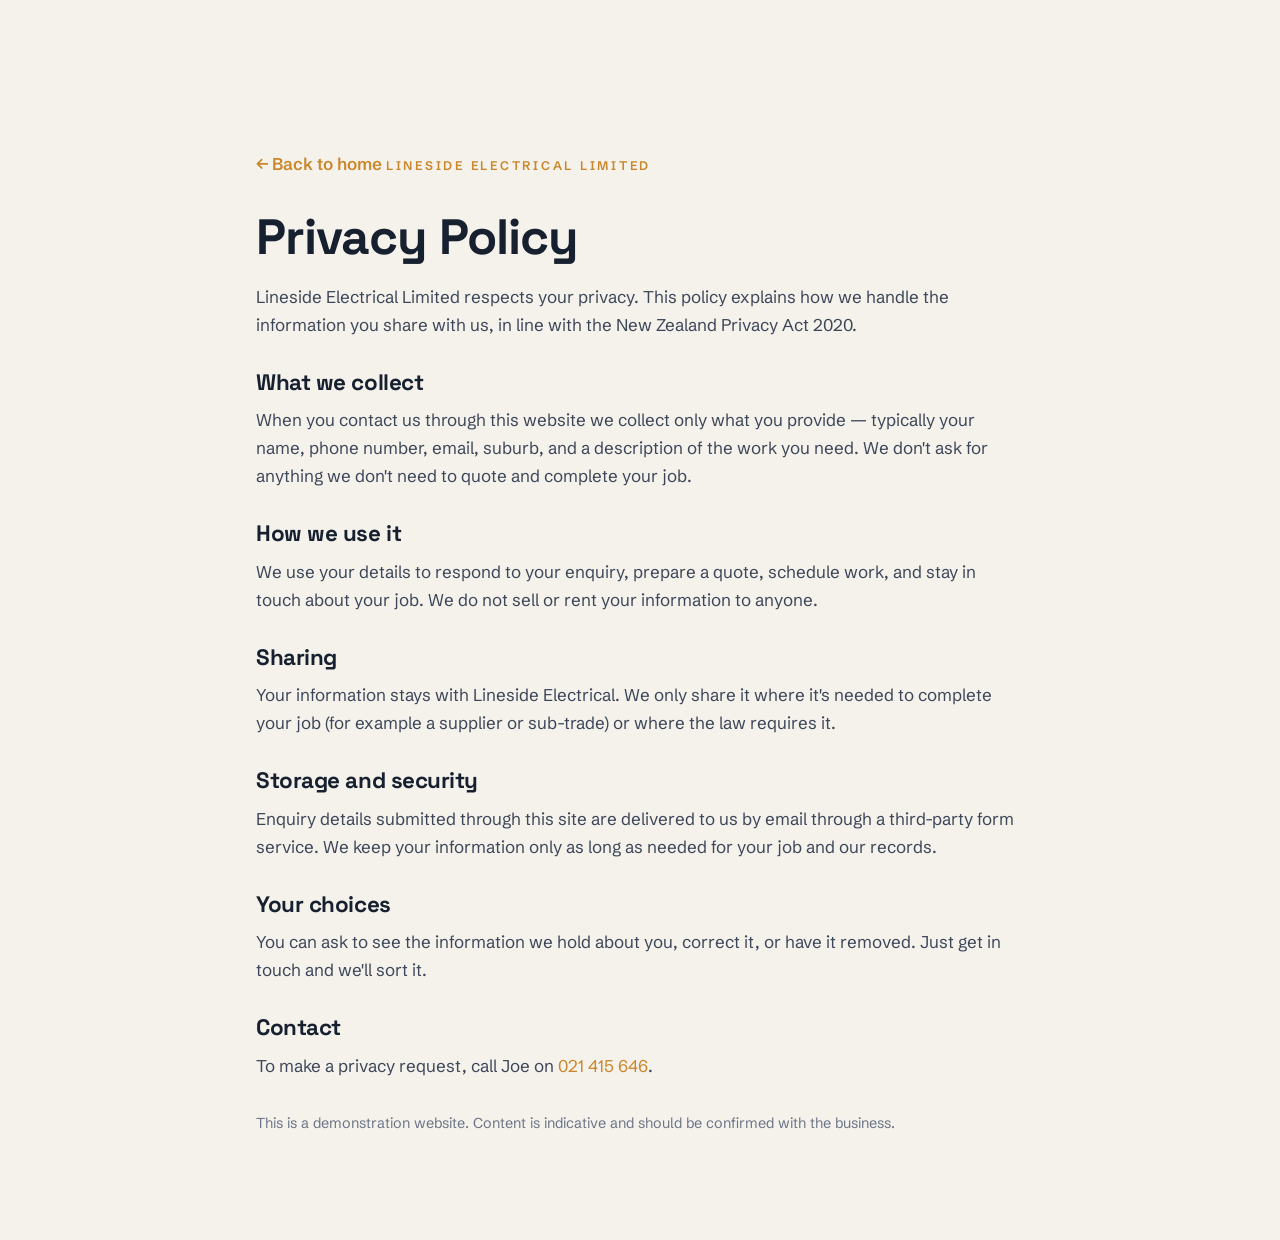
<file: privacy.html>
<!DOCTYPE html>
<html lang="en-NZ">
<head>
<meta charset="UTF-8">
<meta name="viewport" content="width=device-width,initial-scale=1">
<title>Privacy Policy | Lineside Electrical Limited</title>
<meta name="robots" content="noindex">
<link rel="icon" href="favicon.svg" type="image/svg+xml">
<link rel="preconnect" href="https://fonts.googleapis.com">
<link rel="preconnect" href="https://fonts.gstatic.com" crossorigin>
<link href="https://fonts.googleapis.com/css2?family=Space+Grotesk:wght@500;600;700&family=Schibsted+Grotesk:wght@400;500;600;700&display=swap" rel="stylesheet">
<link rel="stylesheet" href="styles.css">
</head>
<body>
<section class="subpage">
  <div class="wrap">
    <a class="back-link" href="index.html">← Back to home</a>
    <span class="eyebrow">Lineside Electrical Limited</span>
    <h1>Privacy Policy</h1>
    <p>Lineside Electrical Limited respects your privacy. This policy explains how we handle the information you share with us, in line with the New Zealand Privacy Act 2020.</p>

    <h2>What we collect</h2>
    <p>When you contact us through this website we collect only what you provide — typically your name, phone number, email, suburb, and a description of the work you need. We don't ask for anything we don't need to quote and complete your job.</p>

    <h2>How we use it</h2>
    <p>We use your details to respond to your enquiry, prepare a quote, schedule work, and stay in touch about your job. We do not sell or rent your information to anyone.</p>

    <h2>Sharing</h2>
    <p>Your information stays with Lineside Electrical. We only share it where it's needed to complete your job (for example a supplier or sub-trade) or where the law requires it.</p>

    <h2>Storage and security</h2>
    <p>Enquiry details submitted through this site are delivered to us by email through a third-party form service. We keep your information only as long as needed for your job and our records.</p>

    <h2>Your choices</h2>
    <p>You can ask to see the information we hold about you, correct it, or have it removed. Just get in touch and we'll sort it.</p>

    <h2>Contact</h2>
    <p>To make a privacy request, call Joe on <a href="tel:+6421415646" style="color:var(--copper-2)">021 415 646</a>.</p>

    <p style="margin-top:2rem;color:#6b7486;font-size:.9rem">This is a demonstration website. Content is indicative and should be confirmed with the business.</p>
  </div>
</section>
<script src="script.js"></script>
</body>
</html>
</file>
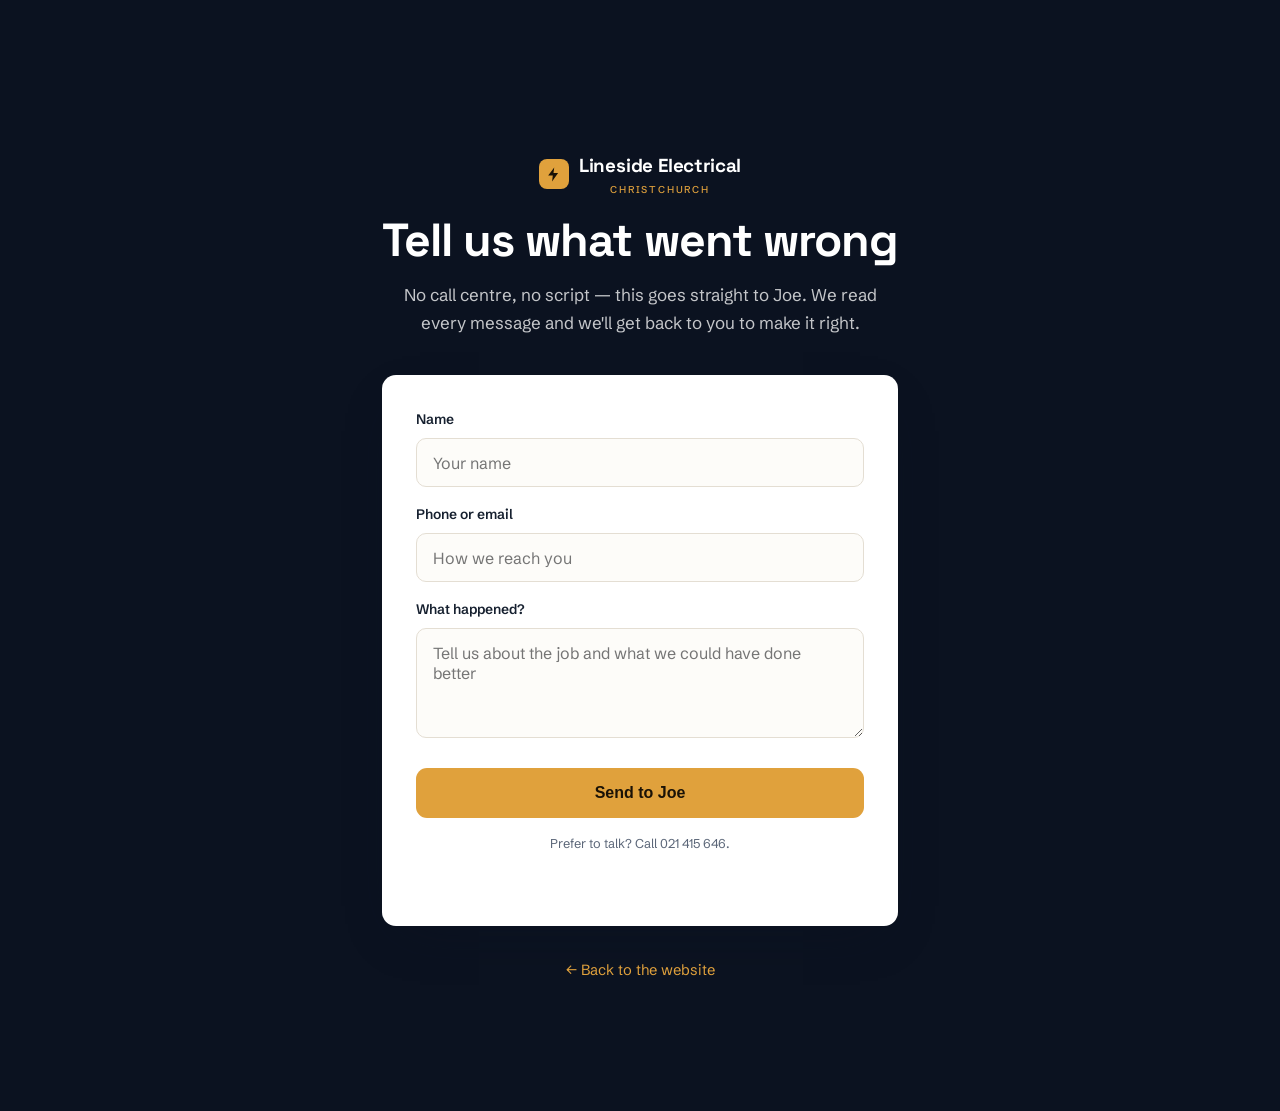
<file: private.html>
<!DOCTYPE html>
<html lang="en-NZ">
<head>
<meta charset="UTF-8">
<meta name="viewport" content="width=device-width,initial-scale=1">
<title>Private Feedback | Lineside Electrical Limited</title>
<meta name="description" content="Send private feedback to Lineside Electrical, Christchurch.">
<link rel="icon" href="favicon.svg" type="image/svg+xml">
<link rel="preconnect" href="https://fonts.googleapis.com">
<link rel="preconnect" href="https://fonts.gstatic.com" crossorigin>
<link href="https://fonts.googleapis.com/css2?family=Space+Grotesk:wght@500;600;700&family=Schibsted+Grotesk:wght@400;500;600;700&display=swap" rel="stylesheet">
<link rel="stylesheet" href="styles.css">
</head>
<body>
<section class="choice-wrap">
  <div class="wrap" style="max-width:600px">
    <a class="brand" href="index.html" style="justify-content:center;margin-bottom:8px">
      <span class="spark" aria-hidden="true"><svg viewBox="0 0 24 24" fill="currentColor"><path d="M13 2 4.5 13.5H11l-1 8.5 8.5-12H12l1-8z"/></svg></span>
      <span>Lineside Electrical<small>Christchurch</small></span>
    </a>
    <h1>Tell us what went wrong</h1>
    <p>No call centre, no script — this goes straight to Joe. We read every message and we'll get back to you to make it right.</p>
    <form class="form" action="https://formsubmit.co/joe@linesideelectrical.co.nz" method="POST" style="text-align:left">
      <input type="hidden" name="_subject" value="Private feedback — Lineside Electrical website">
      <input type="hidden" name="_template" value="table">
      <input type="hidden" name="_captcha" value="false">
      <div class="field"><label for="name">Name</label><input id="name" name="name" required placeholder="Your name"></div>
      <div class="field"><label for="contact">Phone or email</label><input id="contact" name="contact" required placeholder="How we reach you"></div>
      <div class="field"><label for="msg">What happened?</label><textarea id="msg" name="message" required placeholder="Tell us about the job and what we could have done better"></textarea></div>
      <button type="submit" class="btn btn-primary">Send to Joe</button>
      <p class="fineprint">Prefer to talk? Call 021 415 646.</p>
    </form>
    <p style="margin-top:2rem;font-size:.92rem"><a href="index.html" style="color:var(--copper)">← Back to the website</a></p>
  </div>
</section>
<script src="script.js"></script>
</body>
</html>
</file>
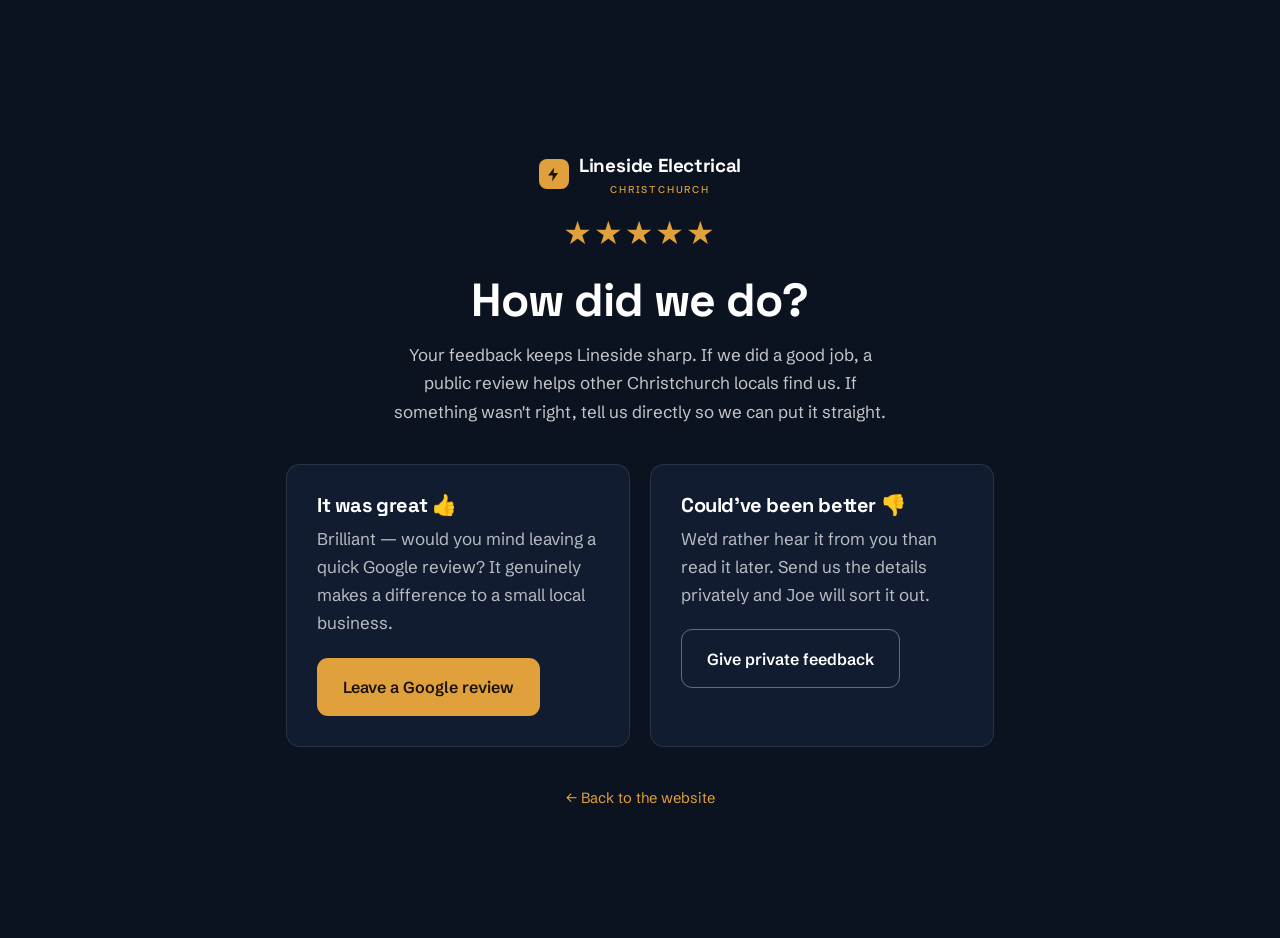
<file: review.html>
<!DOCTYPE html>
<html lang="en-NZ">
<head>
<meta charset="UTF-8">
<meta name="viewport" content="width=device-width,initial-scale=1">
<title>Leave a Review | Lineside Electrical Limited</title>
<meta name="description" content="Share your experience with Lineside Electrical, Christchurch electricians.">
<link rel="icon" href="favicon.svg" type="image/svg+xml">
<link rel="preconnect" href="https://fonts.googleapis.com">
<link rel="preconnect" href="https://fonts.gstatic.com" crossorigin>
<link href="https://fonts.googleapis.com/css2?family=Space+Grotesk:wght@500;600;700&family=Schibsted+Grotesk:wght@400;500;600;700&display=swap" rel="stylesheet">
<link rel="stylesheet" href="styles.css">
</head>
<body>
<section class="choice-wrap">
  <div class="wrap">
    <a class="brand" href="index.html" style="justify-content:center;margin-bottom:8px">
      <span class="spark" aria-hidden="true"><svg viewBox="0 0 24 24" fill="currentColor"><path d="M13 2 4.5 13.5H11l-1 8.5 8.5-12H12l1-8z"/></svg></span>
      <span>Lineside Electrical<small>Christchurch</small></span>
    </a>
    <div class="stars" style="color:var(--copper)">★★★★★</div>
    <h1>How did we do?</h1>
    <p>Your feedback keeps Lineside sharp. If we did a good job, a public review helps other Christchurch locals find us. If something wasn't right, tell us directly so we can put it straight.</p>
    <div class="choice-cards">
      <div class="choice-card">
        <h3>It was great 👍</h3>
        <p>Brilliant — would you mind leaving a quick Google review? It genuinely makes a difference to a small local business.</p>
        <a class="btn btn-primary" href="https://www.google.com/search?q=Lineside+Electrical+Christchurch" target="_blank" rel="noopener">Leave a Google review</a>
      </div>
      <div class="choice-card">
        <h3>Could've been better 👎</h3>
        <p>We'd rather hear it from you than read it later. Send us the details privately and Joe will sort it out.</p>
        <a class="btn btn-ghost" href="private.html">Give private feedback</a>
      </div>
    </div>
    <p style="margin-top:2.4rem;font-size:.92rem"><a href="index.html" style="color:var(--copper)">← Back to the website</a></p>
  </div>
</section>
<script src="script.js"></script>
</body>
</html>
</file>
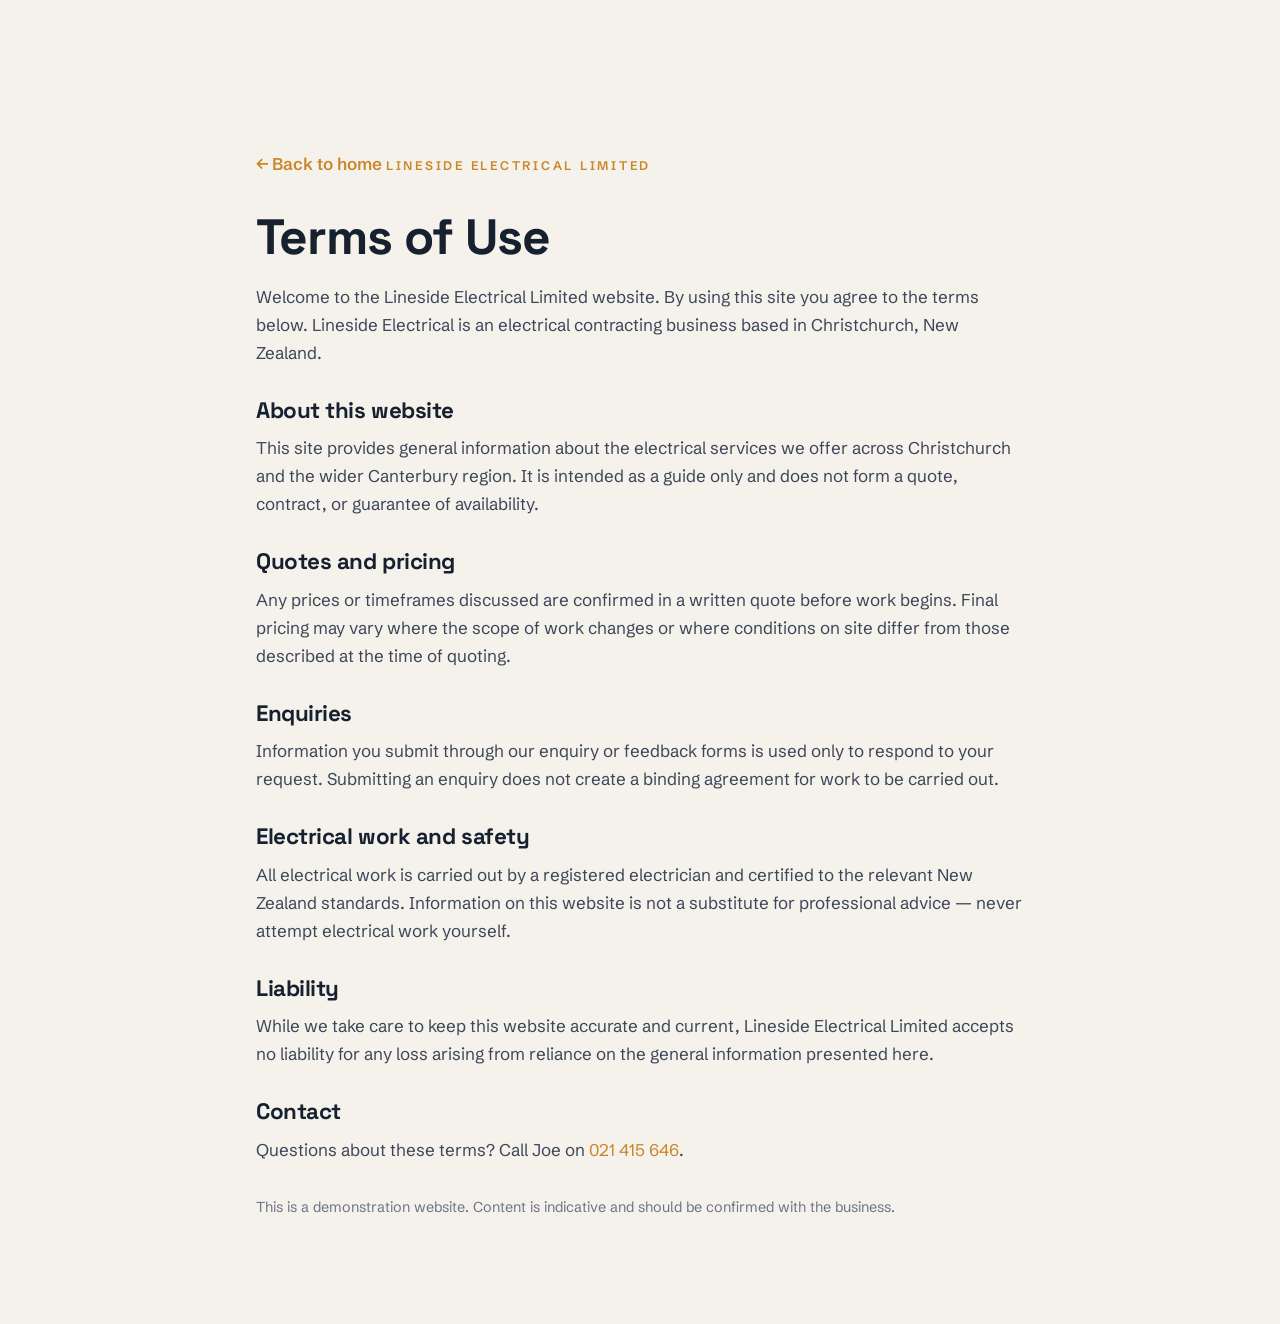
<file: terms.html>
<!DOCTYPE html>
<html lang="en-NZ">
<head>
<meta charset="UTF-8">
<meta name="viewport" content="width=device-width,initial-scale=1">
<title>Terms of Use | Lineside Electrical Limited</title>
<meta name="robots" content="noindex">
<link rel="icon" href="favicon.svg" type="image/svg+xml">
<link rel="preconnect" href="https://fonts.googleapis.com">
<link rel="preconnect" href="https://fonts.gstatic.com" crossorigin>
<link href="https://fonts.googleapis.com/css2?family=Space+Grotesk:wght@500;600;700&family=Schibsted+Grotesk:wght@400;500;600;700&display=swap" rel="stylesheet">
<link rel="stylesheet" href="styles.css">
</head>
<body>
<section class="subpage">
  <div class="wrap">
    <a class="back-link" href="index.html">← Back to home</a>
    <span class="eyebrow">Lineside Electrical Limited</span>
    <h1>Terms of Use</h1>
    <p>Welcome to the Lineside Electrical Limited website. By using this site you agree to the terms below. Lineside Electrical is an electrical contracting business based in Christchurch, New Zealand.</p>

    <h2>About this website</h2>
    <p>This site provides general information about the electrical services we offer across Christchurch and the wider Canterbury region. It is intended as a guide only and does not form a quote, contract, or guarantee of availability.</p>

    <h2>Quotes and pricing</h2>
    <p>Any prices or timeframes discussed are confirmed in a written quote before work begins. Final pricing may vary where the scope of work changes or where conditions on site differ from those described at the time of quoting.</p>

    <h2>Enquiries</h2>
    <p>Information you submit through our enquiry or feedback forms is used only to respond to your request. Submitting an enquiry does not create a binding agreement for work to be carried out.</p>

    <h2>Electrical work and safety</h2>
    <p>All electrical work is carried out by a registered electrician and certified to the relevant New Zealand standards. Information on this website is not a substitute for professional advice — never attempt electrical work yourself.</p>

    <h2>Liability</h2>
    <p>While we take care to keep this website accurate and current, Lineside Electrical Limited accepts no liability for any loss arising from reliance on the general information presented here.</p>

    <h2>Contact</h2>
    <p>Questions about these terms? Call Joe on <a href="tel:+6421415646" style="color:var(--copper-2)">021 415 646</a>.</p>

    <p style="margin-top:2rem;color:#6b7486;font-size:.9rem">This is a demonstration website. Content is indicative and should be confirmed with the business.</p>
  </div>
</section>
<script src="script.js"></script>
</body>
</html>
</file>
<file: styles.css>
/* Lineside Electrical Limited — Premium archetype
   Fonts: Space Grotesk (display) + Schibsted Grotesk (body)
   Anchor: deep navy  |  Accent: copper/amber */

:root{
  --navy:#0b1220;
  --navy-2:#111c30;
  --navy-3:#16243c;
  --bone:#f5f2ec;
  --white:#ffffff;
  --ink:#16202f;
  --muted:#5c6779;
  --line:#e4ded3;
  --line-dark:rgba(255,255,255,.10);
  --copper:#e0a13c;
  --copper-2:#ca862a;
  --radius:14px;
  --maxw:1180px;
  --shadow:0 18px 50px -20px rgba(11,18,32,.35);
  --ease:cubic-bezier(.22,.61,.36,1);
}

*{box-sizing:border-box;margin:0;padding:0}
html{scroll-behavior:smooth;-webkit-text-size-adjust:100%}
body{
  font-family:"Schibsted Grotesk",system-ui,sans-serif;
  color:var(--ink);
  background:var(--white);
  line-height:1.65;
  font-size:17px;
  -webkit-font-smoothing:antialiased;
}
h1,h2,h3,h4{font-family:"Space Grotesk",system-ui,sans-serif;line-height:1.08;font-weight:700;letter-spacing:-.02em}
a{color:inherit;text-decoration:none}
img{display:block;max-width:100%}
.wrap{max-width:var(--maxw);margin:0 auto;padding:0 26px}
.eyebrow{
  font-size:.78rem;letter-spacing:.22em;text-transform:uppercase;
  font-weight:600;color:var(--copper-2);
}
.eyebrow.on-dark{color:var(--copper)}

/* Buttons */
.btn{
  display:inline-flex;align-items:center;gap:.55rem;
  font-weight:600;font-size:1rem;
  padding:.95rem 1.55rem;border-radius:11px;
  border:1px solid transparent;cursor:pointer;
  transition:transform .25s var(--ease),background .25s,border-color .25s,color .25s;
}
.btn:hover{transform:translateY(-2px)}
.btn-primary{background:var(--copper);color:#1a1206}
.btn-primary:hover{background:var(--copper-2)}
.btn-ghost{border-color:rgba(255,255,255,.35);color:#fff}
.btn-ghost:hover{border-color:#fff;background:rgba(255,255,255,.07)}
.btn-dark{background:var(--navy);color:#fff}
.btn-dark:hover{background:var(--navy-3)}

/* ---------- NAV ---------- */
.nav{
  position:fixed;top:0;left:0;right:0;z-index:60;
  display:flex;align-items:center;justify-content:space-between;
  padding:16px 26px;
  transition:background .3s,box-shadow .3s,padding .3s;
}
.nav.scrolled{background:rgba(11,18,32,.92);backdrop-filter:blur(12px);box-shadow:0 1px 0 var(--line-dark);padding:11px 26px}
.brand{display:flex;align-items:center;gap:.62rem;color:#fff;font-family:"Space Grotesk";font-weight:700;font-size:1.18rem;letter-spacing:-.01em}
.brand .spark{
  width:30px;height:30px;border-radius:8px;display:grid;place-items:center;
  background:var(--copper);color:#1a1206;flex:none;
}
.brand .spark svg{width:17px;height:17px}
.brand small{display:block;font-family:"Schibsted Grotesk";font-weight:500;font-size:.62rem;letter-spacing:.18em;color:var(--copper);text-transform:uppercase;margin-top:1px}
.nav-links{display:flex;align-items:center;gap:2rem}
.nav-links a{color:rgba(255,255,255,.82);font-size:.96rem;font-weight:500}
.nav-links a:hover{color:#fff}
.nav-cta{display:flex;align-items:center;gap:1rem}
.nav-phone{color:#fff;font-weight:600;font-size:.96rem;display:flex;align-items:center;gap:.4rem}
.nav-phone svg{width:15px;height:15px;color:var(--copper)}
.nav-toggle{display:none;background:none;border:0;color:#fff;cursor:pointer}
@media(max-width:880px){
  .nav-links{display:none}
  .nav-phone span{display:none}
}

/* ---------- HERO ---------- */
.hero{position:relative;min-height:100svh;display:flex;align-items:center;background:var(--navy);overflow:hidden}
.hero-slides{position:absolute;inset:0;z-index:0}
.hero-slide{
  position:absolute;inset:0;background-size:cover;background-position:center;
  opacity:0;transition:opacity 1.6s ease;
  filter:saturate(.82) contrast(1.05);
}
.hero-slide.active{opacity:1}
.hero-overlay{
  position:absolute;inset:0;z-index:1;
  background:linear-gradient(180deg,rgba(11,18,32,.62) 0%,rgba(11,18,32,.55) 45%,rgba(11,18,32,.82) 100%);
}
.hero-overlay:after{
  content:"";position:absolute;inset:0;
  background:radial-gradient(120% 80% at 12% 30%,rgba(11,18,32,.20),rgba(11,18,32,.7));
}
.hero-inner{position:relative;z-index:2;width:100%;padding-top:120px;padding-bottom:64px}
.hero h1{color:#fff;font-size:clamp(2.5rem,6.4vw,4.65rem);max-width:14ch;margin:.9rem 0 1.1rem}
.hero .lead{color:rgba(255,255,255,.84);font-size:clamp(1.05rem,2vw,1.28rem);max-width:46ch;margin-bottom:2rem}
.hero-cta{display:flex;gap:.9rem;flex-wrap:wrap;align-items:center}
.hero-meta{display:flex;gap:1.8rem;margin-top:2.6rem;flex-wrap:wrap}
.hero-meta div{color:rgba(255,255,255,.7);font-size:.9rem;display:flex;align-items:center;gap:.5rem}
.hero-meta svg{width:16px;height:16px;color:var(--copper)}
.hero-dots{position:absolute;left:26px;bottom:26px;z-index:3;display:flex;gap:.5rem}
.hero-dots button{width:30px;height:4px;border-radius:3px;border:0;background:rgba(255,255,255,.3);cursor:pointer;transition:background .3s}
.hero-dots button.active{background:var(--copper)}

/* ---------- Section base ---------- */
section{padding:96px 0}
.sec-light{background:var(--white)}
.sec-bone{background:var(--bone)}
.sec-dark{background:var(--navy);color:#fff}
.sec-head{max-width:680px;margin-bottom:54px}
.sec-head h2{font-size:clamp(2rem,4.2vw,3rem);margin:.65rem 0 .85rem}
.sec-head p{color:var(--muted);font-size:1.1rem}
.sec-dark .sec-head p{color:rgba(255,255,255,.72)}

/* ---------- Trust strip ---------- */
.trust{background:var(--navy-2);color:#fff;padding:0}
.trust-grid{display:grid;grid-template-columns:repeat(3,1fr)}
.trust-item{display:flex;gap:1.05rem;align-items:flex-start;padding:38px 30px;border-left:1px solid var(--line-dark)}
.trust-item:first-child{border-left:0}
.trust-ico{width:46px;height:46px;border-radius:11px;flex:none;display:grid;place-items:center;background:rgba(224,161,60,.14);color:var(--copper)}
.trust-ico svg{width:23px;height:23px}
.trust-item h3{font-size:1.06rem;margin-bottom:.18rem}
.trust-item p{color:rgba(255,255,255,.66);font-size:.93rem;line-height:1.5}
@media(max-width:760px){.trust-grid{grid-template-columns:1fr}.trust-item{border-left:0;border-top:1px solid var(--line-dark)}.trust-item:first-child{border-top:0}}

/* ---------- Services ---------- */
.svc-grid{display:grid;grid-template-columns:repeat(3,1fr);gap:22px}
.svc-card{
  background:var(--white);border:1px solid var(--line);border-radius:var(--radius);
  padding:30px 28px;transition:transform .3s var(--ease),box-shadow .3s,border-color .3s;
}
.sec-bone .svc-card{background:#fff}
.svc-card:hover{transform:translateY(-5px);box-shadow:var(--shadow);border-color:#d8cfbe}
.svc-ico{width:50px;height:50px;border-radius:12px;display:grid;place-items:center;background:var(--navy);color:var(--copper);margin-bottom:1.1rem}
.svc-ico svg{width:25px;height:25px}
.svc-card h3{font-size:1.22rem;margin-bottom:.5rem}
.svc-card p{color:var(--muted);font-size:.97rem}
@media(max-width:860px){.svc-grid{grid-template-columns:1fr 1fr}}
@media(max-width:560px){.svc-grid{grid-template-columns:1fr}}

/* ---------- About ---------- */
.about{display:grid;grid-template-columns:1fr 1fr;gap:60px;align-items:center}
.about-media{position:relative}
.about-media img{width:100%;aspect-ratio:4/3;object-fit:cover;border-radius:var(--radius);filter:saturate(.82) contrast(1.05)}
.about-media .tag{
  position:absolute;left:-10px;bottom:24px;background:var(--copper);color:#1a1206;
  font-weight:600;font-family:"Space Grotesk";padding:.65rem 1.1rem;border-radius:10px;font-size:.95rem;
  box-shadow:var(--shadow);
}
.about h2{font-size:clamp(2rem,4vw,2.85rem);margin:.6rem 0 1.1rem}
.about p{color:var(--muted);margin-bottom:1rem}
.checklist{list-style:none;margin-top:1.6rem;display:grid;gap:.85rem}
.checklist li{display:flex;gap:.75rem;align-items:flex-start;font-weight:500}
.checklist .ck{width:26px;height:26px;border-radius:50%;background:rgba(224,161,60,.16);color:var(--copper-2);flex:none;display:grid;place-items:center}
.checklist .ck svg{width:14px;height:14px}
@media(max-width:840px){.about{grid-template-columns:1fr;gap:36px}}

/* ---------- Crew ---------- */
.crew-grid{display:grid;grid-template-columns:repeat(3,1fr);gap:22px}
.crew-card{background:#fff;border:1px solid var(--line);border-radius:var(--radius);padding:30px 26px;text-align:center}
.sec-bone .crew-card{background:#fff}
.avatar{
  width:78px;height:78px;border-radius:50%;margin:0 auto 1.1rem;display:grid;place-items:center;
  background:var(--navy);color:var(--copper);font-family:"Space Grotesk";font-weight:700;font-size:1.5rem;
  box-shadow:0 0 0 4px rgba(224,161,60,.22);
}
.crew-card h3{font-size:1.18rem}
.crew-card .role-sub{color:var(--copper-2);font-weight:600;font-size:.82rem;letter-spacing:.06em;text-transform:uppercase;margin:.2rem 0 .6rem}
.crew-card p{color:var(--muted);font-size:.95rem}
.badge{
  display:inline-block;background:rgba(224,161,60,.14);color:var(--copper-2);
  font-size:.72rem;font-weight:600;letter-spacing:.1em;text-transform:uppercase;
  padding:.35rem .75rem;border-radius:999px;margin-bottom:1.1rem;
}
@media(max-width:780px){.crew-grid{grid-template-columns:1fr}}

/* ---------- Reviews ---------- */
.rev-grid{display:grid;grid-template-columns:repeat(2,1fr);gap:22px}
.rev-card{background:#fff;border:1px solid var(--line);border-radius:var(--radius);padding:30px 28px}
.stars{color:var(--copper);letter-spacing:2px;margin-bottom:.85rem;font-size:1.05rem}
.rev-card blockquote{font-size:1.07rem;margin-bottom:1.1rem;color:var(--ink)}
.rev-who{font-weight:600}
.rev-who span{display:block;color:var(--muted);font-weight:400;font-size:.9rem}
@media(max-width:720px){.rev-grid{grid-template-columns:1fr}}

/* ---------- Review funnel banner ---------- */
.funnel{background:var(--navy-3);color:#fff;text-align:center;padding:80px 0}
.funnel .stars{font-size:1.6rem;justify-content:center;display:flex;margin-bottom:1rem}
.funnel h2{font-size:clamp(1.8rem,4vw,2.6rem);margin-bottom:.8rem}
.funnel p{color:rgba(255,255,255,.74);max-width:48ch;margin:0 auto 1.8rem}

/* ---------- Contact ---------- */
.contact-grid{display:grid;grid-template-columns:.85fr 1.15fr;gap:54px}
.contact-info h2{font-size:clamp(1.9rem,3.6vw,2.6rem);margin:.6rem 0 1rem;color:#fff}
.contact-info p{color:rgba(255,255,255,.74);margin-bottom:1.8rem}
.cinfo-row{display:flex;gap:1rem;align-items:flex-start;margin-bottom:1.3rem}
.cinfo-row .ic{width:44px;height:44px;border-radius:11px;flex:none;display:grid;place-items:center;background:rgba(224,161,60,.14);color:var(--copper)}
.cinfo-row .ic svg{width:21px;height:21px}
.cinfo-row b{display:block;color:#fff;font-family:"Space Grotesk"}
.cinfo-row span{color:rgba(255,255,255,.7);font-size:.96rem}
.cinfo-row a{color:rgba(255,255,255,.7)}
.cinfo-row a:hover{color:var(--copper)}
.form{background:#fff;border-radius:var(--radius);padding:34px;box-shadow:var(--shadow)}
.form h3{font-size:1.35rem;margin-bottom:1.3rem;color:var(--ink)}
.field{margin-bottom:1.05rem}
.field label{display:block;font-size:.86rem;font-weight:600;margin-bottom:.4rem;color:var(--ink)}
.field input,.field textarea,.field select{
  width:100%;padding:.85rem 1rem;border:1px solid var(--line);border-radius:10px;
  font-family:inherit;font-size:1rem;color:var(--ink);background:#fdfcf9;transition:border-color .2s,box-shadow .2s;
}
.field input:focus,.field textarea:focus,.field select:focus{outline:0;border-color:var(--copper);box-shadow:0 0 0 3px rgba(224,161,60,.18)}
.field textarea{resize:vertical;min-height:110px}
.form .btn{width:100%;justify-content:center;margin-top:.3rem}
.form .fineprint{font-size:.8rem;color:var(--muted);margin-top:.9rem;text-align:center}
.two{display:grid;grid-template-columns:1fr 1fr;gap:1rem}
@media(max-width:860px){.contact-grid{grid-template-columns:1fr;gap:34px}.two{grid-template-columns:1fr}}

/* ---------- Footer ---------- */
.footer{background:#070d18;color:rgba(255,255,255,.6);padding:56px 0 30px}
.footer-top{display:flex;justify-content:space-between;gap:40px;flex-wrap:wrap;margin-bottom:34px}
.footer .brand{margin-bottom:1rem}
.footer-col h4{color:#fff;font-size:.82rem;letter-spacing:.14em;text-transform:uppercase;margin-bottom:1rem;font-family:"Space Grotesk"}
.footer-col a{display:block;color:rgba(255,255,255,.6);margin-bottom:.55rem;font-size:.95rem}
.footer-col a:hover{color:var(--copper)}
.footer-about{max-width:34ch;font-size:.95rem}
.footer-bottom{border-top:1px solid var(--line-dark);padding-top:22px;display:flex;justify-content:space-between;gap:14px;flex-wrap:wrap;font-size:.85rem}

/* ---------- Sub pages ---------- */
.subpage{padding:150px 0 90px;min-height:60vh;background:var(--bone)}
.subpage .wrap{max-width:820px}
.subpage h1{font-size:clamp(2.1rem,5vw,3.1rem);margin:.6rem 0 1.2rem;color:var(--ink)}
.subpage h2{font-size:1.4rem;margin:2rem 0 .7rem;color:var(--ink)}
.subpage p,.subpage li{color:#3c4658;margin-bottom:.9rem}
.subpage ul{padding-left:1.2rem}
.back-link{display:inline-flex;align-items:center;gap:.4rem;color:var(--copper-2);font-weight:600;margin-bottom:1.4rem}

/* review choice page */
.choice-wrap{padding:150px 0 90px;background:var(--navy);color:#fff;min-height:70vh;display:flex;align-items:center}
.choice-wrap .wrap{max-width:760px;text-align:center}
.choice-wrap h1{color:#fff;font-size:clamp(2rem,5vw,2.9rem);margin:1rem 0}
.choice-wrap .stars{font-size:2rem;justify-content:center;display:flex}
.choice-wrap p{color:rgba(255,255,255,.76);max-width:50ch;margin:0 auto 2.4rem}
.choice-cards{display:grid;grid-template-columns:1fr 1fr;gap:20px;text-align:left}
.choice-card{background:var(--navy-2);border:1px solid var(--line-dark);border-radius:var(--radius);padding:30px;transition:transform .25s var(--ease),border-color .25s}
.choice-card:hover{transform:translateY(-4px);border-color:var(--copper)}
.choice-card h3{font-size:1.25rem;margin-bottom:.5rem}
.choice-card p{color:rgba(255,255,255,.7);margin-bottom:1.3rem}
@media(max-width:620px){.choice-cards{grid-template-columns:1fr}}

.reveal{opacity:0;transform:translateY(26px);transition:opacity .7s var(--ease),transform .7s var(--ease)}
.reveal.in{opacity:1;transform:none}
@media(prefers-reduced-motion:reduce){
  .reveal{opacity:1;transform:none;transition:none}
  .hero-slide{transition:none}
  *{scroll-behavior:auto}
}
</file>
